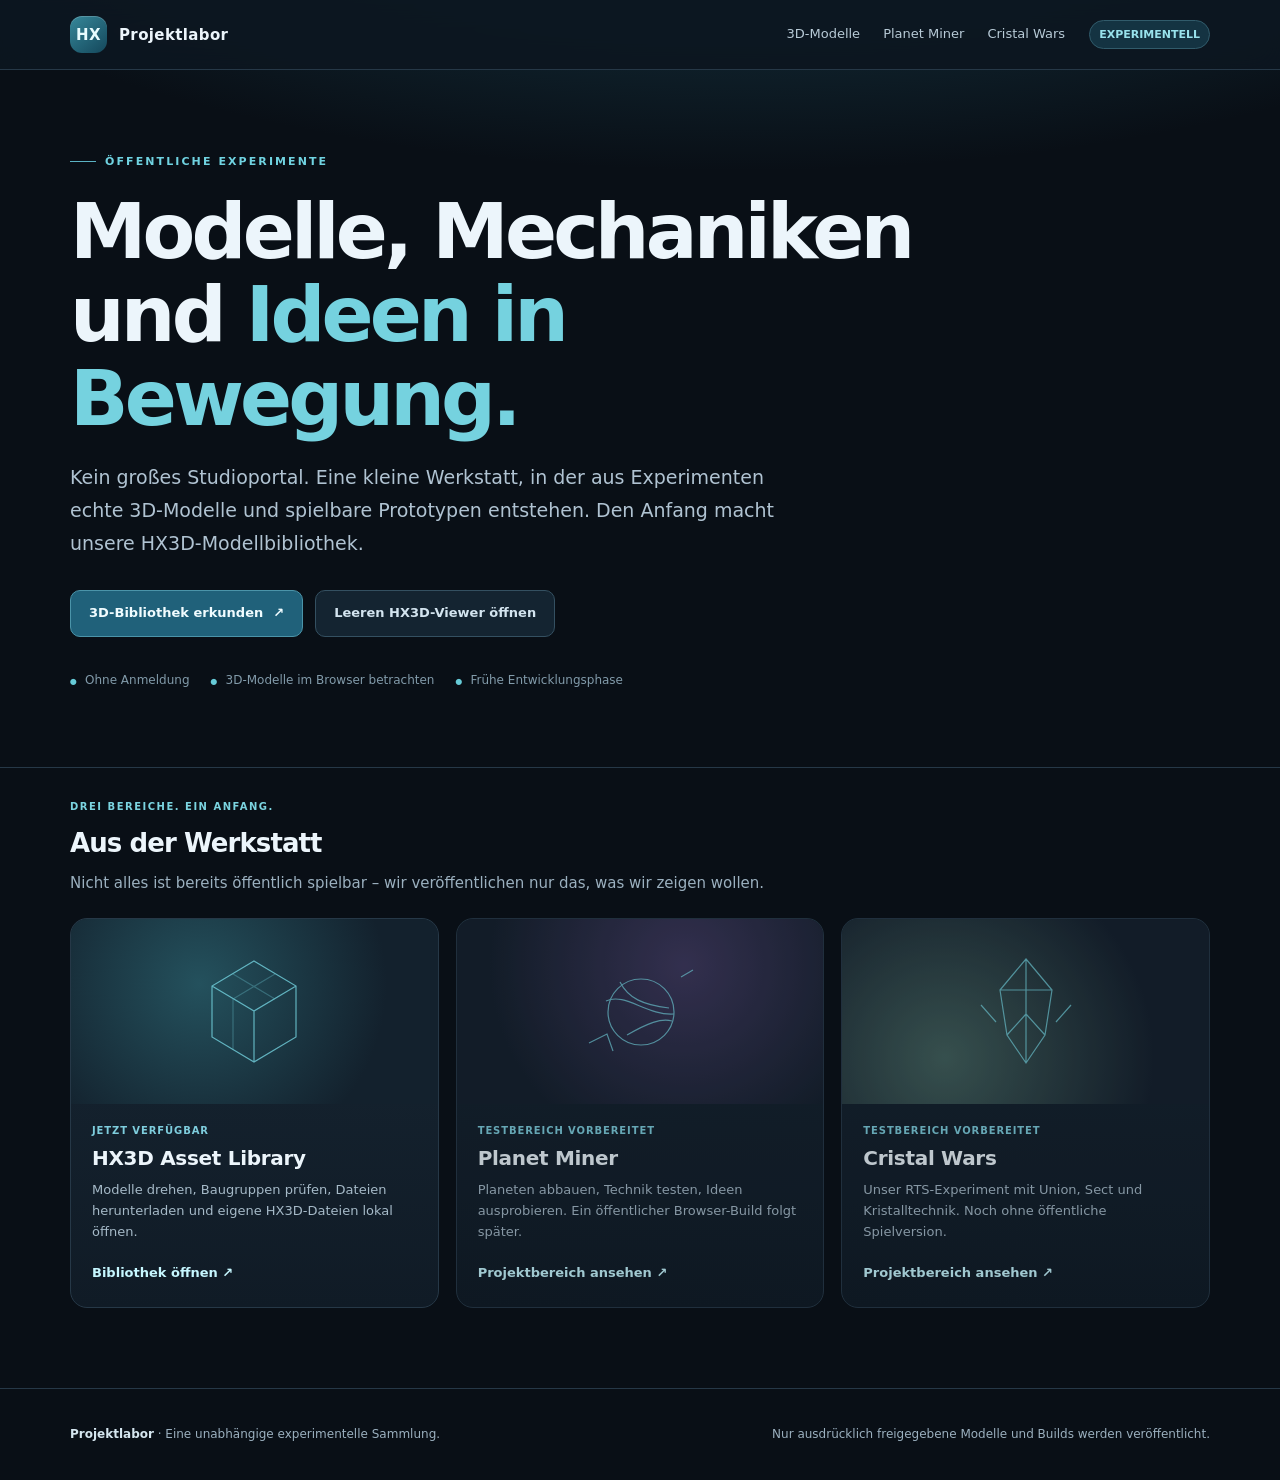
<file: site/index.html>
<!doctype html>
<html lang="de"><head><meta charset="utf-8"><meta name="viewport" content="width=device-width,initial-scale=1"><meta name="theme-color" content="#0d1720"><title>Projektlabor · 3D & Spiele-Experimente</title><meta name="description" content="Kleine öffentliche Werkstatt für HX3D-Modelle und zukünftige Spieltests."><link rel="stylesheet" href="assets/style.css"></head><body>
<header class="top"><div class="container"><a class="wordmark" href="index.html"><span class="glyph">HX</span> Projektlabor</a><nav aria-label="Hauptnavigation"><a href="hx3d/index.html">3D-Modelle</a><a href="planet-miner/index.html">Planet Miner</a><a href="cristal-wars/index.html">Cristal Wars</a></nav><span class="badge">EXPERIMENTELL</span></div></header>
<main>
<section class="hero"><div class="container"><div class="kicker">Öffentliche Experimente</div><h1>Modelle, Mechaniken<br>und <em>Ideen in Bewegung.</em></h1><p class="subtitle">Kein großes Studioportal. Eine kleine Werkstatt, in der aus Experimenten echte 3D-Modelle und spielbare Prototypen entstehen. Den Anfang macht unsere HX3D-Modellbibliothek.</p><div class="actions"><a class="button" href="hx3d/index.html">3D-Bibliothek erkunden <span aria-hidden="true">↗</span></a><a class="button ghost" href="hx3d/viewer.html">Leeren HX3D-Viewer öffnen</a></div><div class="hero-note"><span>Ohne Anmeldung</span><span>3D-Modelle im Browser betrachten</span><span>Frühe Entwicklungsphase</span></div></div></section>
<div class="divider"></div>
<section class="section"><div class="container"><div class="section-head"><div><div class="eyebrow">Drei Bereiche. Ein Anfang.</div><h2 class="section-title">Aus der Werkstatt</h2><p class="section-desc">Nicht alles ist bereits öffentlich spielbar – wir veröffentlichen nur das, was wir zeigen wollen.</p></div></div>
<div class="grid">
<a class="project" href="hx3d/index.html"><div class="art"><svg viewBox="0 0 120 120" aria-hidden="true"><path d="m60 9 42 25v51l-42 25-42-25V34zM18 34l42 25 42-25M60 59v51"/><path d="m39 22 42 25M39 98V47l42-25" opacity=".38"/></svg></div><div class="copy"><div class="tag">Jetzt verfügbar</div><h3>HX3D Asset Library</h3><p>Modelle drehen, Baugruppen prüfen, Dateien herunterladen und eigene HX3D-Dateien lokal öffnen.</p><span class="linkline">Bibliothek öffnen ↗</span></div></a>
<a class="project disabled" href="planet-miner/index.html"><div class="art"><svg viewBox="0 0 120 120" aria-hidden="true"><circle cx="61" cy="60" r="33"/><path d="M26 49c19-9 41 15 68 13M40 30c8 16 23 23 49 26M47 83c21-12 34-17 45-14M9 91l18-9 6 17M101 25l12-7"/></svg></div><div class="copy"><div class="tag">Testbereich vorbereitet</div><h3>Planet Miner</h3><p>Planeten abbauen, Technik testen, Ideen ausprobieren. Ein öffentlicher Browser-Build folgt später.</p><span class="linkline">Projektbereich ansehen ↗</span></div></a>
<a class="project disabled" href="cristal-wars/index.html"><div class="art"><svg viewBox="0 0 120 120" aria-hidden="true"><path d="m60 7 26 31-7 45-19 28-19-28-7-45zM34 38h52M60 7v104M41 83l19-21 19 21M15 53l15 17M105 53 90 70"/></svg></div><div class="copy"><div class="tag">Testbereich vorbereitet</div><h3>Cristal Wars</h3><p>Unser RTS-Experiment mit Union, Sect und Kristalltechnik. Noch ohne öffentliche Spielversion.</p><span class="linkline">Projektbereich ansehen ↗</span></div></a>
</div></div></section>
</main><footer class="rail"><div class="container footer-line"><span><strong>Projektlabor</strong> · Eine unabhängige experimentelle Sammlung.</span><span>Nur ausdrücklich freigegebene Modelle und Builds werden veröffentlicht.</span></div></footer>
</body></html>
</file>
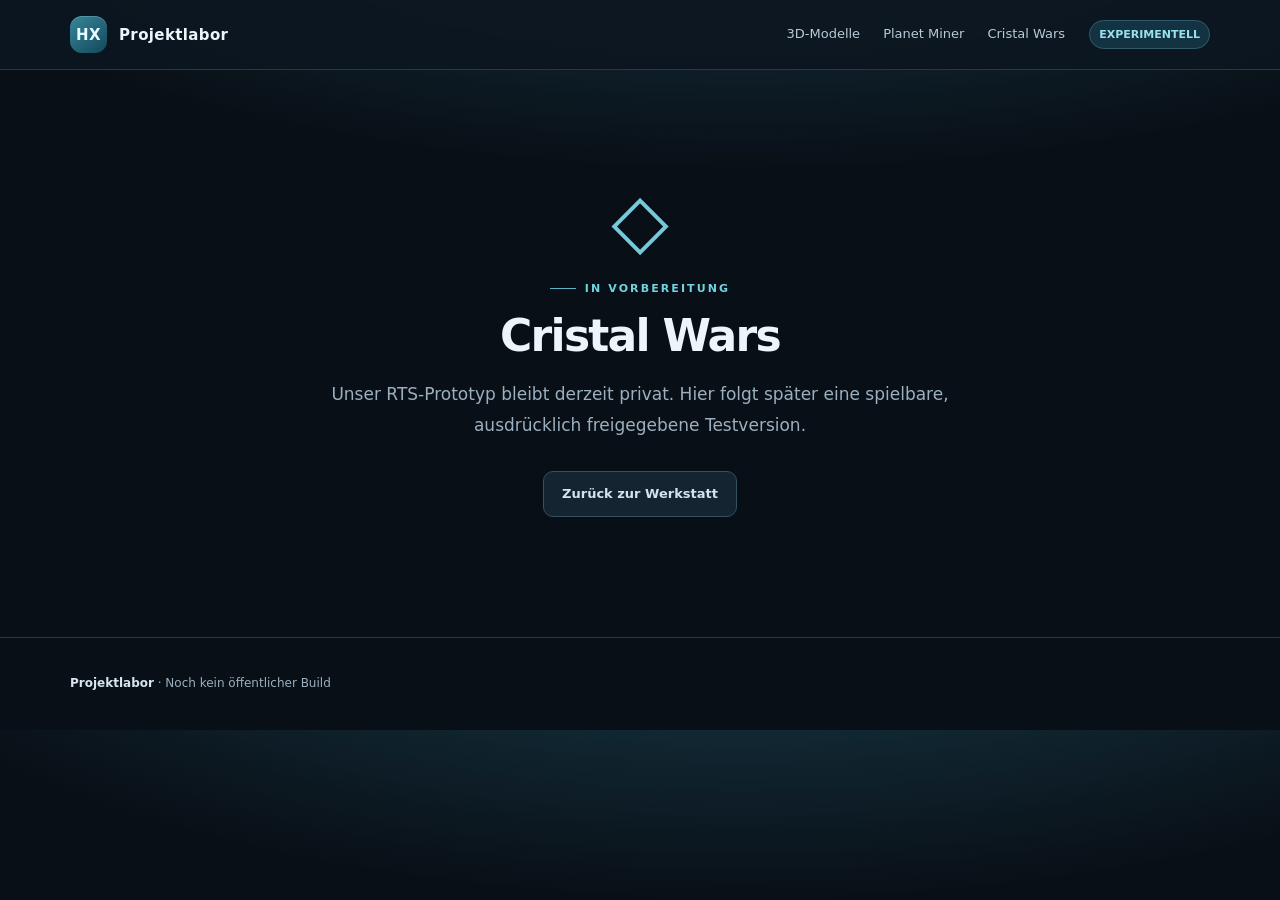
<file: site/cristal-wars/index.html>
<!doctype html><html lang="de"><head><meta charset="utf-8"><meta name="viewport" content="width=device-width,initial-scale=1"><title>Cristal Wars · Projektlabor</title><link rel="stylesheet" href="../assets/style.css"></head><body><header class="top"><div class="container"><a class="wordmark" href="../index.html"><span class="glyph">HX</span> Projektlabor</a><nav><a href="../hx3d/index.html">3D-Modelle</a><a href="../planet-miner/index.html">Planet Miner</a><a href="../cristal-wars/index.html">Cristal Wars</a></nav><span class="badge">EXPERIMENTELL</span></div></header><main><div class="container"><section class="minipage"><div class="icon">◇</div><div class="kicker" style="justify-content:center">In Vorbereitung</div><h1>Cristal Wars</h1><p>Unser RTS-Prototyp bleibt derzeit privat. Hier folgt später eine spielbare, ausdrücklich freigegebene Testversion.</p><div class="actions" style="justify-content:center"><a class="button ghost" href="../index.html">Zurück zur Werkstatt</a></div></section></div></main><footer class="rail"><div class="container footer-line"><span><strong>Projektlabor</strong> · Noch kein öffentlicher Build</span></div></footer></body></html>
</file>
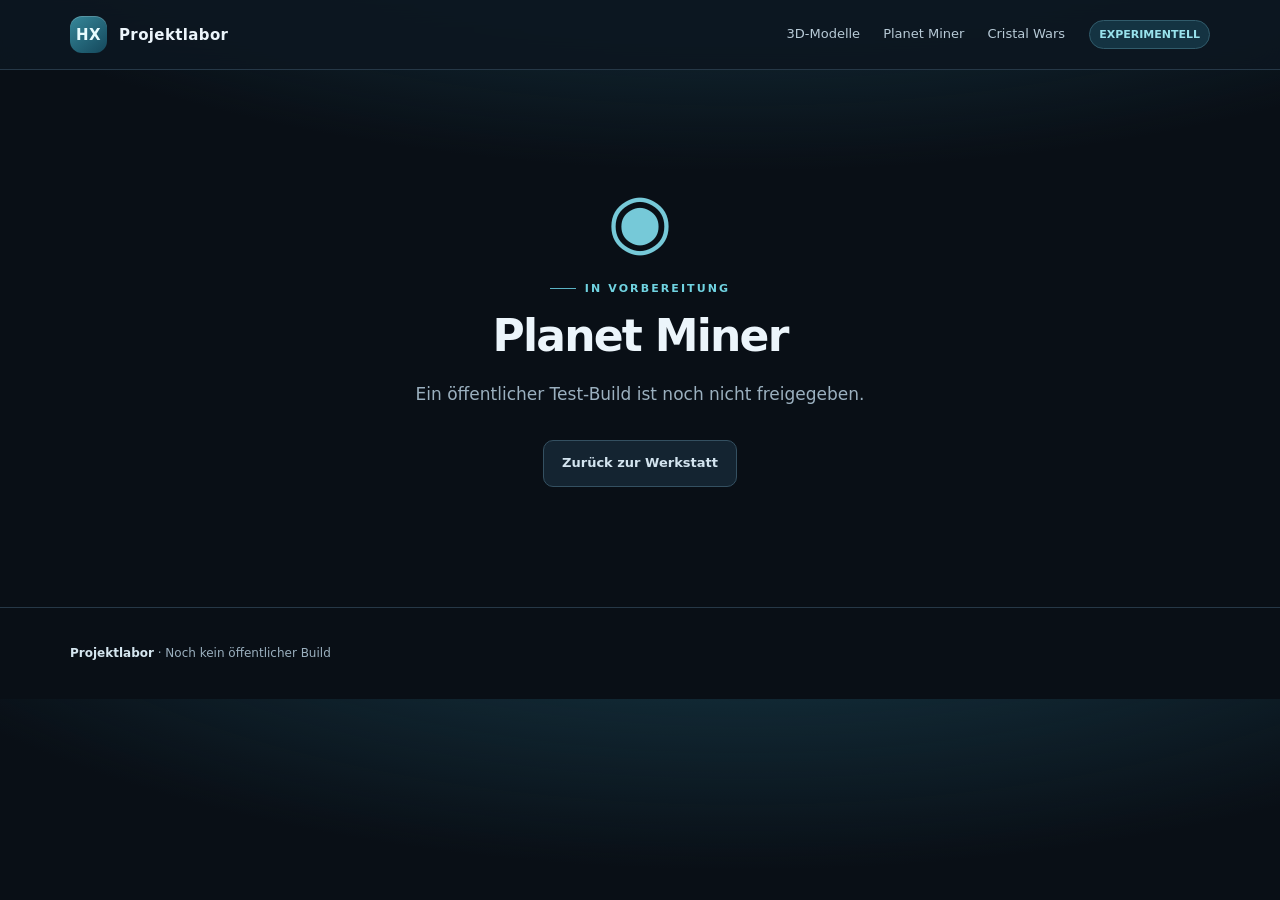
<file: site/planet-miner/index.html>
<!doctype html><html lang="de"><head><meta charset="utf-8"><meta name="viewport" content="width=device-width,initial-scale=1"><title>Planet Miner · Projektlabor</title><link rel="stylesheet" href="../assets/style.css"></head><body><header class="top"><div class="container"><a class="wordmark" href="../index.html"><span class="glyph">HX</span> Projektlabor</a><nav><a href="../hx3d/index.html">3D-Modelle</a><a href="../planet-miner/index.html">Planet Miner</a><a href="../cristal-wars/index.html">Cristal Wars</a></nav><span class="badge">EXPERIMENTELL</span></div></header><main><div class="container"><section class="minipage"><div class="icon">◉</div><div class="kicker" style="justify-content:center">In Vorbereitung</div><h1>Planet Miner</h1><p>Ein öffentlicher Test-Build ist noch nicht freigegeben.</p><div class="actions" style="justify-content:center"><a class="button ghost" href="../index.html">Zurück zur Werkstatt</a></div></section></div></main><footer class="rail"><div class="container footer-line"><span><strong>Projektlabor</strong> · Noch kein öffentlicher Build</span></div></footer></body></html>
</file>
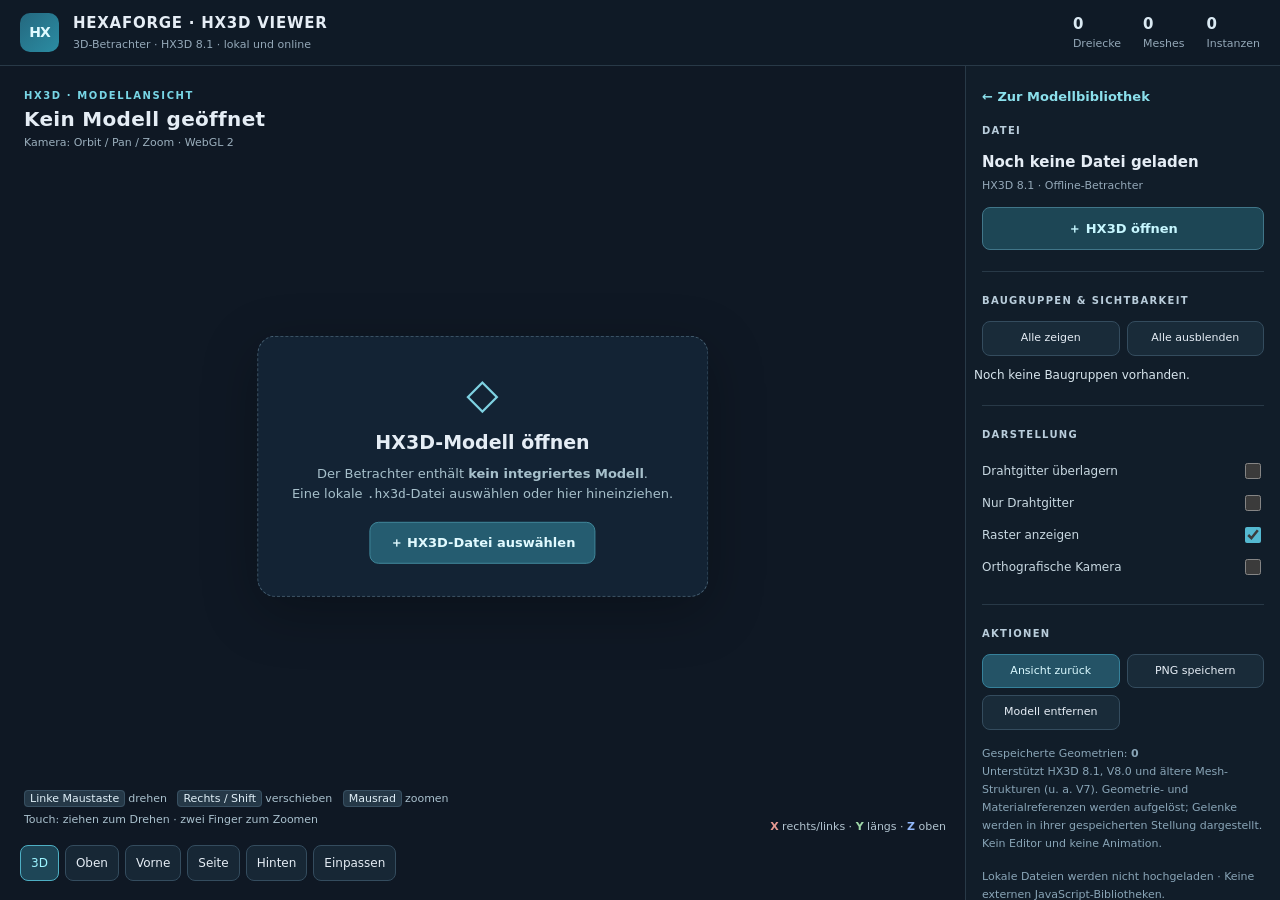
<file: site/hx3d/viewer.html>
<!DOCTYPE html>
<html lang="de">
<head>
<meta charset="utf-8">
<meta name="viewport" content="width=device-width,initial-scale=1,viewport-fit=cover">
<meta name="color-scheme" content="dark">
<title>HX3D 8.1 · 3D-Betrachter · Projektlabor</title>
<style>
:root{--bg:#0b121b;--panel:#111d29;--panel-dark:#101a24;--line:#283947;--muted:#94a8b8;--text:#e5edf5;--accent:#58c5db;--highlight:#214354}
*{box-sizing:border-box}[hidden]{display:none!important}html,body{height:100%;margin:0;background:var(--bg);color:var(--text);font:13px/1.5 system-ui,-apple-system,Segoe UI,Roboto,sans-serif}
button,input{font:inherit}button{cursor:pointer;color:var(--text);border:1px solid #344c5e;border-radius:8px;background:#192b39;padding:8px 11px}button:hover:not(:disabled){background:#294257;border-color:#5085a0}button:disabled{opacity:.45;cursor:default}
.app{display:grid;grid-template-rows:66px minmax(0,1fr);grid-template-columns:minmax(0,1fr) 315px;height:100dvh;min-height:430px}
header{grid-column:1/-1;display:flex;align-items:center;gap:14px;padding:10px 20px;background:#0f1a26;border-bottom:1px solid var(--line);min-width:0}
.logo{height:39px;width:39px;border-radius:10px;background:linear-gradient(135deg,#24687f,#2b8da3);color:#dffaff;display:grid;place-items:center;font-weight:850;font-size:14px;letter-spacing:-.07em;flex:none}
.brand{min-width:0}.brand strong{font-size:15px;font-weight:750;letter-spacing:.05em;display:block}.brand span{font-size:11px;color:var(--muted)}
.headstats{display:flex;gap:22px;margin-left:auto}.stat{font-size:11px;color:var(--muted);white-space:nowrap}.stat strong{font-size:15px;color:#dbeaf3;display:block;font-variant-numeric:tabular-nums;font-weight:720}
.viewport{position:relative;overflow:hidden;min-height:0;background:#0f1926}
#canvas{height:100%;width:100%;display:block;touch-action:none;cursor:grab}#canvas.dragging{cursor:grabbing}
.float{position:absolute;pointer-events:none}.viewport-title{top:22px;left:24px;max-width:calc(100% - 48px)}.eyebrow{font-size:10px;color:#78d6e6;font-weight:800;letter-spacing:.16em}h1{font-size:20px;line-height:1.25;letter-spacing:.015em;margin:4px 0 3px;overflow-wrap:anywhere}.vsub{color:#9bafbd;font-size:11px}
.viewbar{left:20px;bottom:19px;right:20px;display:flex;gap:6px;flex-wrap:wrap;pointer-events:auto}.viewbar button{background:#192938e8;padding:8px 10px;font-size:12px;backdrop-filter:blur(8px)}.viewbar button.active{background:#1e4657;color:#9df4ff;border-color:#4eafc4}
.hint{bottom:70px;left:24px;font-size:11px;color:#a9c0cd;line-height:1.85}.kbd{background:#253847;border:1px solid #385062;padding:1px 5px;border-radius:4px;color:#e0eff7;margin-right:3px}
.axis{right:19px;bottom:65px;text-align:right;font-size:11px;color:#b2c4d0}.axis .x{color:#e69992}.axis .y{color:#9ed6a7}.axis .z{color:#91b7f9}
#empty{position:absolute;left:50%;top:48%;transform:translate(-50%,-50%);border:1px dashed #476073;border-radius:18px;padding:32px 34px;background:#142536ed;min-width:min(420px,calc(100% - 36px));max-width:520px;text-align:center;box-shadow:0 15px 55px #0004}
.emptyicon{font-size:42px;color:#7fd2e2;line-height:1.2}#empty h2{font-size:19px;margin:8px 0}#empty p{color:#a7c0cb;margin:0 0 19px}#empty label{display:inline-block;cursor:pointer;background:#255c70;border:1px solid #40889b;border-radius:9px;padding:10px 19px;font-weight:700;color:#e1faff}
#empty label:hover{background:#2e788a}
#drop{position:absolute;inset:12px;border:2px dashed #67c8dd;border-radius:16px;background:#0b213af0;z-index:30;display:grid;place-items:center;text-align:center;pointer-events:none;color:#c6f4ff;font-size:18px;font-weight:700}
#toast{position:absolute;top:16px;right:16px;max-width:390px;background:#173e4c;border:1px solid #3d7986;border-radius:9px;padding:10px 14px;color:#d7faff;box-shadow:0 9px 30px #0007;z-index:40;overflow-wrap:anywhere}
#toast.error{background:#462925;border-color:#a66b54;color:#ffe1d4}
.side{background:var(--panel);border-left:1px solid var(--line);overflow-y:auto;padding:21px 16px 26px;min-height:0}
.section{font-size:10px;font-weight:800;letter-spacing:.13em;color:#b9cddb;margin:0 0 13px}.separator{border:0;border-top:1px solid var(--line);margin:21px 0}
#fileName{font-weight:700;font-size:15px;overflow-wrap:anywhere}#source{font-size:11px;color:var(--muted);margin:5px 0 12px;overflow-wrap:anywhere}
.filebtn{display:flex;width:100%;align-items:center;justify-content:center;background:#1d4655;color:#c7f7ff;border:1px solid #417689;border-radius:8px;cursor:pointer;padding:11px 12px;font-weight:700}.filebtn:hover{background:#26586a}#file{display:none}
.actions{display:grid;grid-template-columns:1fr 1fr;gap:7px}.actions button{font-size:11px;padding:8px 7px}.actions .primary{background:#245366;border-color:#36819a;color:#daf9ff}
#tree{margin:10px -8px 0;max-height:340px;overflow:auto;font-size:12px;color:#d7e5ed}#tree:empty{font-size:11px;color:var(--muted)}
.tree-row{display:flex;align-items:center;gap:5px;min-height:29px;padding-right:7px;border-bottom:1px solid #1b2b37;white-space:nowrap}.tree-row:hover{background:#203440}.tree-row.muted{color:#7a92a4}.tree-row input{margin:0 3px 0 0;accent-color:#54c4dc;flex:none}.caret{font-size:13px;width:20px;height:23px;padding:0;border:0;background:transparent;color:#a2becb;border-radius:3px;flex:none}.caret:hover:not(:disabled){background:#324d5c}.tree-name{overflow:hidden;text-overflow:ellipsis;min-width:0;flex:1}.tree-tag{color:#668597;font-size:9px;letter-spacing:.03em;flex:none}
.option{display:flex;align-items:center;justify-content:space-between;min-height:32px;color:#c8d8e1;font-size:12px;cursor:pointer}.option input{width:16px;height:16px;accent-color:#54b9d1}
.info{font-size:11px;color:#89a5b7;line-height:1.65;margin:15px 0 0}.soft{color:var(--muted)}
@media(max-width:820px){
 .app{grid-template-columns:minmax(0,1fr);grid-template-rows:58px minmax(290px,1fr) minmax(165px,auto)}header{padding:8px 12px}.headstats{gap:12px}.stat{font-size:9px}.stat strong{font-size:12px}.brand strong{font-size:13px}.brand span{font-size:10px}
 .side{border-left:0;border-top:1px solid var(--line);max-height:36dvh;padding:12px 14px}.separator{margin:12px 0}.section{margin-bottom:7px}
 .side #tree{max-height:130px}.viewport-title{top:12px;left:13px}.viewport-title h1{font-size:16px}.viewbar{left:9px;bottom:10px;right:9px;gap:4px}.viewbar button{font-size:11px;padding:7px 8px}.axis{right:11px;bottom:52px;font-size:10px}.hint{display:none}#empty{padding:21px 18px}#empty h2{font-size:16px}
}
</style>
</head>
<body>
<div class="app">
<header>
  <div class="logo" aria-hidden="true">HX</div><div class="brand"><strong>HEXAFORGE · HX3D VIEWER</strong><span>3D-Betrachter · HX3D 8.1 · lokal und online</span></div>
  <div class="headstats">
    <div class="stat"><strong id="triangles">0</strong>Dreiecke</div>
    <div class="stat"><strong id="meshes">0</strong>Meshes</div>
    <div class="stat"><strong id="instances">0</strong>Instanzen</div>
  </div>
</header>
<main id="viewport" class="viewport">
  <canvas id="canvas" aria-label="Interaktiver HX3D 3D-Betrachter"></canvas>
  <div class="float viewport-title"><div class="eyebrow">HX3D · MODELLANSICHT</div><h1 id="modelTitle">Kein Modell geöffnet</h1><div class="vsub">Kamera: Orbit / Pan / Zoom · <span id="renderer">–</span></div></div>
  <div class="float hint"><span class="kbd">Linke Maustaste</span>drehen &nbsp; <span class="kbd">Rechts / Shift</span>verschieben &nbsp; <span class="kbd">Mausrad</span>zoomen<br>Touch: ziehen zum Drehen · zwei Finger zum Zoomen</div>
  <div class="float axis"><b class="x">X</b> rechts/links · <b class="y">Y</b> längs · <b class="z">Z</b> oben</div>
  <div class="float viewbar"><button data-view="iso" class="active">3D</button><button data-view="top">Oben</button><button data-view="front">Vorne</button><button data-view="side">Seite</button><button data-view="rear">Hinten</button><button id="fit">Einpassen</button></div>
  <div id="empty"><div class="emptyicon" aria-hidden="true">◇</div><h2>HX3D-Modell öffnen</h2><p>Der Betrachter enthält <b>kein integriertes Modell</b>.<br>Eine lokale <code>.hx3d</code>-Datei auswählen oder hier hineinziehen.</p><label for="file">＋ HX3D-Datei auswählen</label></div>
  <div id="drop" hidden>HX3D-Datei hier ablegen</div>
  <div id="toast" hidden role="status" aria-live="polite"></div>
</main>
<aside class="side">
  <a href="index.html" style="display:inline-block;color:#8be0ec;margin-bottom:16px;font-weight:700;text-decoration:none">← Zur Modellbibliothek</a>
  <div class="section">DATEI</div>
  <div id="fileName">Noch keine Datei geladen</div><div id="source">HX3D 8.1 · Offline-Betrachter</div>
  <label class="filebtn" for="file">＋ HX3D öffnen</label><input type="file" id="file" accept=".hx3d,.json,application/json">
  <div class="separator"></div>
  <div class="section">BAUGRUPPEN &amp; SICHTBARKEIT</div>
  <div class="actions"><button id="allvisible">Alle zeigen</button><button id="allhidden">Alle ausblenden</button></div>
  <div id="tree" aria-label="Objekthierarchie">Noch keine Baugruppen vorhanden.</div>
  <div class="separator"></div>
  <div class="section">DARSTELLUNG</div>
  <label class="option">Drahtgitter überlagern <input type="checkbox" id="wire"></label>
  <label class="option">Nur Drahtgitter <input type="checkbox" id="onlywire"></label>
  <label class="option">Raster anzeigen <input type="checkbox" id="grid" checked></label>
  <label class="option">Orthografische Kamera <input type="checkbox" id="ortho"></label>
  <div class="separator"></div>
  <div class="section">AKTIONEN</div>
  <div class="actions"><button id="reset" class="primary">Ansicht zurück</button><button id="screenshot">PNG speichern</button><button id="remove">Modell entfernen</button><span></span></div>
  <p class="info">Gespeicherte Geometrien: <strong id="resources">0</strong><br>Unterstützt HX3D 8.1, V8.0 und ältere Mesh-Strukturen (u. a. V7). Geometrie- und Materialreferenzen werden aufgelöst; Gelenke werden in ihrer gespeicherten Stellung dargestellt. Kein Editor und keine Animation.</p>
  <p class="info">Lokale Dateien werden nicht hochgeladen · Keine externen JavaScript-Bibliotheken.</p>
</aside>
</div>
<script>
'use strict';
(() => {
  const $ = id => document.getElementById(id);
  const canvas = $('canvas'), viewport = $('viewport'), toast = $('toast');
  const gl = canvas.getContext('webgl2', {antialias:true, alpha:false, preserveDrawingBuffer:true}) ||
             canvas.getContext('webgl', {antialias:true, alpha:false, preserveDrawingBuffer:true});
  const ctx = gl ? null : canvas.getContext('2d');
  const mode = gl ? (typeof WebGL2RenderingContext!=='undefined' && gl instanceof WebGL2RenderingContext ? 'WebGL 2' : 'WebGL 1') : 'Canvas 2D';
  $('renderer').textContent = mode;
  const rad = Math.PI/180, I = () => new Float64Array([1,0,0,0, 0,1,0,0, 0,0,1,0, 0,0,0,1]);
  const add=(a,b)=>[a[0]+b[0],a[1]+b[1],a[2]+b[2]];
  const sub=(a,b)=>[a[0]-b[0],a[1]-b[1],a[2]-b[2]];
  const dot=(a,b)=>a[0]*b[0]+a[1]*b[1]+a[2]*b[2];
  const cross=(a,b)=>[a[1]*b[2]-a[2]*b[1],a[2]*b[0]-a[0]*b[2],a[0]*b[1]-a[1]*b[0]];
  const len=v=>Math.hypot(v[0],v[1],v[2]);
  const norm=v=>{const l=len(v)||1;return v.map(x=>x/l);};
  const clamp=(x,a,b)=>Math.max(a,Math.min(b,x));
  function mul(a,b){const o=new Float64Array(16);for(let c=0;c<4;c++)for(let r=0;r<4;r++)for(let k=0;k<4;k++)o[c*4+r]+=a[k*4+r]*b[c*4+k];return o;}
  function trans(p){const m=I();m[12]=p[0];m[13]=p[1];m[14]=p[2];return m;}
  function scale(p){const m=I();m[0]=p[0];m[5]=p[1];m[10]=p[2];return m;}
  function rx(t){const m=I(),c=Math.cos(t),s=Math.sin(t);m[5]=c;m[6]=s;m[9]=-s;m[10]=c;return m;}
  function ry(t){const m=I(),c=Math.cos(t),s=Math.sin(t);m[0]=c;m[2]=-s;m[8]=s;m[10]=c;return m;}
  function rz(t){const m=I(),c=Math.cos(t),s=Math.sin(t);m[0]=c;m[1]=s;m[4]=-s;m[5]=c;return m;}
  function localMat(t={}){
    const p=t.position??[0,0,0],r=t.rotation_deg??[0,0,0],s=t.scale??[1,1,1];
    for(const [v,n] of [[p,'Position'],[r,'Rotation'],[s,'Skalierung']])if(!Array.isArray(v)||v.length!==3||!v.every(Number.isFinite))throw Error('Ungültige '+n+' in Objekttransform.');
    return mul(mul(mul(mul(trans(p),rz(r[2]*rad)),ry(r[1]*rad)),rx(r[0]*rad)),scale(s));
  }
  function jointMat(j){
    if(!j || !j.enabled)return I();
    const axis={X:0,Y:1,Z:2}[String(j.axis).toUpperCase()]??2;
    if(j.type==='linear'){
      const v=[0,0,0];v[axis]=(j.current_position??0)-(j.rest_position??0);return trans(v);
    }
    const a=((j.current_angle_deg??0)-(j.rest_angle_deg??0))*rad;
    return [rx,ry,rz][axis](a);
  }
  function tp(m,p){return [m[0]*p[0]+m[4]*p[1]+m[8]*p[2]+m[12],m[1]*p[0]+m[5]*p[1]+m[9]*p[2]+m[13],m[2]*p[0]+m[6]*p[1]+m[10]*p[2]+m[14]];}
  function normalMatrix(m){
    const a=m[0],b=m[4],c=m[8],d=m[1],e=m[5],f=m[9],g=m[2],h=m[6],i=m[10];
    const det=a*(e*i-f*h)-b*(d*i-f*g)+c*(d*h-e*g);
    if(Math.abs(det)<1e-13)return new Float32Array([1,0,0,0,1,0,0,0,1]);
    const k=1/det;
    return new Float32Array([(e*i-f*h)*k,(c*h-b*i)*k,(b*f-c*e)*k, (f*g-d*i)*k,(a*i-c*g)*k,(c*d-a*f)*k, (d*h-e*g)*k,(b*g-a*h)*k,(a*e-b*d)*k]);
  }
  function perspective(fov,aspect,near,far){const f=1/Math.tan(fov/2),o=new Float32Array(16);o[0]=f/aspect;o[5]=f;o[10]=(far+near)/(near-far);o[11]=-1;o[14]=2*far*near/(near-far);return o;}
  function ortho(l,r,b,t,n,f){const o=new Float32Array(I());o[0]=2/(r-l);o[5]=2/(t-b);o[10]=-2/(f-n);o[12]=-(r+l)/(r-l);o[13]=-(t+b)/(t-b);o[14]=-(f+n)/(f-n);return o;}
  function lookAt(eye,target){
    const f=norm(sub(target,eye)),upHint=Math.abs(f[2])>.995?[0,1,0]:[0,0,1];
    const right=norm(cross(f,upHint)),up=norm(cross(right,f));
    const v=new Float32Array([right[0],up[0],-f[0],0, right[1],up[1],-f[1],0, right[2],up[2],-f[2],0, -dot(right,eye),-dot(up,eye),dot(f,eye),1]);
    return {view:v,right,up,forward:f};
  }
  let scene=null, geometries=new Map(), programs=null, gridBuffer=null, gridCount=0;
  let state={wire:false,onlywire:false,grid:true,ortho:false};
  let camera={yaw:-.54,pitch:.46,dist:8,target:[0,0,0]};
  let requested=false, noticeTimer=null;
  function renderSoon(){if(requested)return;requested=true;requestAnimationFrame(()=>{requested=false;render();});}
  function notify(msg,error=false){
    clearTimeout(noticeTimer);toast.textContent=msg;toast.classList.toggle('error',error);toast.hidden=false;
    noticeTimer=setTimeout(()=>toast.hidden=true,error?10000:6000);
  }
  function lookup(list,label){
    if(!Array.isArray(list))throw Error(label+' muss ein Array sein.');
    const m=new Map();for(const x of list){if(!x || typeof x.id!=='string'||!x.id.trim()||m.has(x.id))throw Error('Ungültige oder doppelte ID in '+label+': '+String(x?.id));m.set(x.id,x);}return m;
  }
  function readScene(data,fileName){
    if(!data || data.format!=='HexaForge3D'||!Array.isArray(data.objects))throw Error('Keine gültige HexaForge-HX3D-Datei.');
    if(!Number.isInteger(data.format_version)||data.format_version<1||data.format_version>8||(data.format_version===8 && Number.isInteger(data.format_revision) && data.format_revision>1))throw Error('HX3D-Version nicht unterstützt (bis V8.1).');
    const meshLib=lookup(data.mesh_library??[],'mesh_library');
    const matLib=lookup(data.materials??[],'materials');
    const objMap=lookup(data.objects,'objects');
    const matrices=new Map(),visiting=new Set();
    function world(obj){
      if(matrices.has(obj.id))return matrices.get(obj.id);
      if(visiting.has(obj.id))throw Error('Zyklische Objekt-Hierarchie bei '+obj.id);
      visiting.add(obj.id);
      let p=I();if(obj.parent_id!==null && obj.parent_id!==undefined){const parent=objMap.get(obj.parent_id);if(!parent)throw Error('Fehlendes Elternobjekt: '+obj.parent_id);p=world(parent);}
      const w=mul(p,mul(localMat(obj.transform),jointMat(obj.joint)));
      if(!w.every(Number.isFinite))throw Error('Ungültiger Objekttransform bei '+obj.id);
      matrices.set(obj.id,w);visiting.delete(obj.id);return w;
    }
    for(const obj of data.objects)world(obj);
    const roots=[],nodes=new Map();
    for(const obj of data.objects)nodes.set(obj.id,{obj,id:obj.id,name:String(obj.name||obj.id),visible:obj.visible!==false,children:[],parent:null,isMesh:false});
    for(const node of nodes.values()){
      if(node.obj.parent_id===null||node.obj.parent_id===undefined)roots.push(node);
      else{node.parent=nodes.get(node.obj.parent_id);node.parent.children.push(node);}
    }
    const drawables=[],mins=[Infinity,Infinity,Infinity],maxs=[-Infinity,-Infinity,-Infinity];
    const usedMeshes=new Set(),usedMaterials=new Set();let tris=0,warnings=0;
    for(const node of nodes.values()){
      const obj=node.obj,source=obj.source;
      if(!source)continue;
      let mesh;
      if(source.type==='instance'){
        if(typeof source.mesh_ref!=='string'||!meshLib.has(source.mesh_ref)||source.mesh!==undefined)throw Error('Ungültige mesh_ref in '+node.name);
        mesh=meshLib.get(source.mesh_ref).mesh;
      }else if(source.type==='mesh'){
        if(!source.mesh||source.mesh_ref!==undefined)throw Error('Ungültiges Inline-Mesh in '+node.name);
        mesh=source.mesh;
      }else{warnings++;continue;}
      if(!mesh||!Array.isArray(mesh.positions)||!Array.isArray(mesh.indices))throw Error('Mesh-Daten fehlen bei '+node.name);
      const positions=mesh.positions,ix=mesh.indices;
      if(positions.length%3!==0||ix.length%3!==0||positions.length===0||!positions.every(Number.isFinite))throw Error('Ungültige Positions-/Dreiecksdaten bei '+node.name);
      if(!ix.every(v=>Number.isInteger(v)&&v>=0&&v<positions.length/3))throw Error('Ungültige Vertex-Indizes bei '+node.name);
      if(obj.material!==undefined&&obj.material_ref!==undefined)throw Error('Inline-Material und material_ref gleichzeitig bei '+node.name);
      if(obj.material_ref!==undefined&&!matLib.has(obj.material_ref))throw Error('Unbekannte material_ref: '+obj.material_ref);
      const material=obj.material_ref!==undefined?matLib.get(obj.material_ref):obj.material??{};
      const color=Array.isArray(material.base_color)&&material.base_color.length>=3?material.base_color.slice(0,3).map(v=>Number.isFinite(v)?clamp(v,0,1):.7):[.63,.71,.77];
      const opacity=Number.isFinite(material.opacity)?clamp(material.opacity,0,1):1;
      const worldMat=matrices.get(obj.id);
      let center=[0,0,0];
      for(let p=0;p<positions.length;p+=3){
        const q=tp(worldMat,[positions[p],positions[p+1],positions[p+2]]);
        for(let k=0;k<3;k++){mins[k]=Math.min(mins[k],q[k]);maxs[k]=Math.max(maxs[k],q[k]);center[k]+=q[k];}
      }
      center=center.map(v=>v/(positions.length/3));
      if(!ix.length)continue;
      usedMeshes.add(mesh);if(obj.material_ref)usedMaterials.add(obj.material_ref);
      node.isMesh=true;node.triCount=ix.length/3;tris+=node.triCount;
      drawables.push({node,mesh,world:worldMat,center,color,alpha:opacity,doubleSided:material.double_sided!==false,glow:false});
    }
    if(!drawables.length)throw Error('Keine darstellbaren Dreiecksnetze in der Datei.');
    const top=roots.find(n=>n.obj.type==='group')||roots[0];
    const title=top?.name||fileName.replace(/\.hx3d$/i,'');
    const rev=data.format_revision??0;
    const version=data.format_version===8 ? (rev===1?'8.1':'8.0') : String(data.format_version);
    return {fileName,roots,nodes,drawables,triCount:tris,meshCount:drawables.length,resourceCount:usedMeshes.size,materialCount:matLib.size,instanceCount:drawables.filter(d=>d.node.obj.source.type==='instance').length,groupCount:[...nodes.values()].filter(n=>n.obj.type==='group').length,bounds:{min:mins,max:maxs},title,version,warnings};
  }
  function isShown(node){for(let n=node;n;n=n.parent)if(!n.visible)return false;return true;}
  function buildTree(){
    const holder=$('tree');holder.replaceChildren();
    if(!scene){holder.textContent='Noch keine Baugruppen vorhanden.';return;}
    const nodes=scene.nodes;
    function subTree(node,depth){
      const item=document.createElement('div');item.className='tree-item';
      const row=document.createElement('div');row.className='tree-row';row.style.paddingLeft=(8+depth*12)+'px';
      const caret=document.createElement('button');caret.className='caret';caret.type='button';caret.textContent=node.children.length?'▾':'·';caret.disabled=!node.children.length;caret.setAttribute('aria-label','Zweig auf-/zuklappen');
      const check=document.createElement('input');check.type='checkbox';check.checked=node.visible;check.setAttribute('aria-label','Sichtbarkeit '+node.name);
      const label=document.createElement('span');label.className='tree-name';label.textContent=node.name.replace(/^(GRP_|MSH_)/,'').replace(/_/g,' ');
      const badge=document.createElement('span');badge.className='tree-tag';badge.textContent=node.obj.type==='group'?'GRP':node.isMesh?'MESH':'';
      row.append(caret,check,label,badge);item.append(row);
      let children=null;
      if(node.children.length){children=document.createElement('div');children.className='tree-children';for(const ch of node.children)children.append(subTree(ch,depth+1));item.append(children);
        caret.addEventListener('click',()=>{children.hidden=!children.hidden;caret.textContent=children.hidden?'▸':'▾';});
      }
      check.addEventListener('change',()=>{node.visible=check.checked;row.classList.toggle('muted',!check.checked);renderSoon();});
      row.classList.toggle('muted',!node.visible);return item;
    }
    for(const root of scene.roots)holder.append(subTree(root,0));
  }
  function fit(){
    if(!scene)return;
    const {min,max}=scene.bounds,diag=len(sub(max,min))||1;
    camera.target=min.map((v,i)=>(v+max[i])/2);
    const aspect=Math.max(.5,viewport.clientWidth/Math.max(1,viewport.clientHeight));
    camera.dist=Math.max(.25,diag*.96/Math.sin(25*rad)/Math.min(1,aspect));
    renderSoon();
  }
  function clear(){
    if(gl){for(const g of geometries.values()){gl.deleteBuffer(g.solid);gl.deleteBuffer(g.lines);}geometries.clear();if(gridBuffer){gl.deleteBuffer(gridBuffer);gridBuffer=null;}}
    scene=null;$('empty').hidden=false;$('modelTitle').textContent='Kein Modell geöffnet';$('fileName').textContent='Noch keine Datei geladen';$('source').textContent='HX3D 8.1 · Offline-Betrachter';
    for(const id of ['triangles','meshes','instances','resources'])$(id).textContent='0';
    $('tree').textContent='Noch keine Baugruppen vorhanden.';renderSoon();
  }
  function sceneLoaded(newScene){
    if(gl){for(const g of geometries.values()){gl.deleteBuffer(g.solid);gl.deleteBuffer(g.lines);}geometries.clear();if(gridBuffer){gl.deleteBuffer(gridBuffer);gridBuffer=null;}}
    scene=newScene;
    $('empty').hidden=true;$('modelTitle').textContent=scene.title;
    $('fileName').textContent=scene.fileName;
    $('source').textContent=`HX3D ${scene.version} · ${scene.groupCount} Gruppen · ${scene.materialCount} Materialien`;
    $('triangles').textContent=scene.triCount.toLocaleString('de-DE');
    $('meshes').textContent=scene.meshCount.toLocaleString('de-DE');
    $('instances').textContent=scene.instanceCount.toLocaleString('de-DE');
    $('resources').textContent=scene.resourceCount.toLocaleString('de-DE');
    buildTree();fit();
    if(scene.warnings)notify(`${scene.warnings} nicht unterstützte Objekttypen ohne Mesh ausgelassen.`,false);
  }
  async function loadFile(file){
    if(!file)return;
    try{
      const raw=await file.text(),data=JSON.parse(raw);
      const candidate=readScene(data,file.name);
      sceneLoaded(candidate);
    }catch(e){notify('Datei konnte nicht geladen werden: '+e.message,true);console.warn('HX3D Viewer:',e);}
  }
  async function loadCatalogModel() {
    const param = new URLSearchParams(window.location.search).get('model');
    if (!param) return;
    if (location.protocol !== 'http:' && location.protocol !== 'https:') {
      notify('Online-Modelllinks benötigen GitHub Pages oder einen lokalen Webserver.', true);
      return;
    }
    try {
      const url = new URL(param, location.href);
      const allowed = new URL('./models/', location.href);
      if (url.origin !== location.origin || !url.pathname.startsWith(allowed.pathname) ||
          !url.pathname.toLowerCase().endsWith('.hx3d') || url.search || url.hash) {
        throw Error('Nur HX3D-Dateien aus der öffentlichen Modellbibliothek sind als Direktlink erlaubt.');
      }
      const response = await fetch(url.href, {credentials: 'omit', redirect: 'error'});
      if (!response.ok) throw Error('HTTP ' + response.status);
      const bytes = Number(response.headers.get('content-length'));
      if (bytes && bytes > 32 * 1024 * 1024) throw Error('Datei zu groß.');
      const raw = await response.text();
      if (raw.length > 32 * 1024 * 1024) throw Error('Datei zu groß.');
      const data = JSON.parse(raw);
      sceneLoaded(readScene(data, decodeURIComponent(url.pathname.split('/').pop())));
    } catch (e) {
      notify('Verlinktes Modell konnte nicht geladen werden: ' + e.message, true);
      console.warn('HX3D Viewer:', e);
    }
  }
  function compile(type,code){const shader=gl.createShader(type);gl.shaderSource(shader,code);gl.compileShader(shader);if(!gl.getShaderParameter(shader,gl.COMPILE_STATUS)){const msg=gl.getShaderInfoLog(shader);gl.deleteShader(shader);throw Error('Shader-Fehler: '+msg);}return shader;}
  function makeProgram(vs,fs){
    const p=gl.createProgram(),v=compile(gl.VERTEX_SHADER,vs),f=compile(gl.FRAGMENT_SHADER,fs);gl.attachShader(p,v);gl.attachShader(p,f);gl.linkProgram(p);gl.deleteShader(v);gl.deleteShader(f);
    if(!gl.getProgramParameter(p,gl.LINK_STATUS))throw Error('Shader-Link: '+gl.getProgramInfoLog(p));return p;
  }
  function initGL(){
    const vs=`attribute vec3 aPos;attribute vec3 aNormal;uniform mat4 uMVP;uniform mat3 uNormal;varying vec3 vNormal;void main(){vNormal=normalize(uNormal*aNormal);gl_Position=uMVP*vec4(aPos,1.0);}`;
    const fs=`precision mediump float;varying vec3 vNormal;uniform vec4 uColor;void main(){vec3 n=normalize(vNormal);vec3 l=normalize(vec3(0.50,-0.60,0.75));float shade=0.38+0.50*abs(dot(n,l))+0.12*abs(dot(n,normalize(vec3(-0.7,0.3,0.6))));gl_FragColor=vec4(clamp(uColor.rgb*shade,0.0,1.0),uColor.a);}`;
    const lvs=`attribute vec3 aPos;uniform mat4 uMVP;void main(){gl_Position=uMVP*vec4(aPos,1.0);}`;
    const lfs=`precision mediump float;uniform vec4 uColor;void main(){gl_FragColor=uColor;}`;
    const p=makeProgram(vs,fs),l=makeProgram(lvs,lfs);
    programs={
      solid:{p,pos:gl.getAttribLocation(p,'aPos'),normal:gl.getAttribLocation(p,'aNormal'),mvp:gl.getUniformLocation(p,'uMVP'),nmat:gl.getUniformLocation(p,'uNormal'),color:gl.getUniformLocation(p,'uColor')},
      line:{p:l,pos:gl.getAttribLocation(l,'aPos'),mvp:gl.getUniformLocation(l,'uMVP'),color:gl.getUniformLocation(l,'uColor')}
    };
    gl.enable(gl.DEPTH_TEST);gl.depthFunc(gl.LEQUAL);
    gl.enable(gl.BLEND);gl.blendFunc(gl.SRC_ALPHA,gl.ONE_MINUS_SRC_ALPHA);
  }
  function getGeometry(mesh){
    if(geometries.has(mesh))return geometries.get(mesh);
    const pos=mesh.positions,ix=mesh.indices,normals=mesh.normals??[];
    const validNorm=Array.isArray(normals)&&normals.length===pos.length;
    const vertex=new Float32Array(ix.length*6),edge=new Float32Array(ix.length*6);
    let ve=0,ee=0;
    for(let i=0;i<ix.length;i+=3){
      const ps=[0,1,2].map(j=>pos.slice(ix[i+j]*3,ix[i+j]*3+3));
      const facen=norm(cross(sub(ps[1],ps[0]),sub(ps[2],ps[0])));
      for(let j=0;j<3;j++){
        const idx=ix[i+j]*3,n=validNorm?norm(normals.slice(idx,idx+3)):facen;
        vertex.set(ps[j],ve);ve+=3;vertex.set(len(n)>1e-5?n:facen,ve);ve+=3;
      }
      for(const [a,b] of [[0,1],[1,2],[2,0]]){edge.set(ps[a],ee);ee+=3;edge.set(ps[b],ee);ee+=3;}
    }
    const solid=gl.createBuffer();gl.bindBuffer(gl.ARRAY_BUFFER,solid);gl.bufferData(gl.ARRAY_BUFFER,vertex,gl.STATIC_DRAW);
    const lines=gl.createBuffer();gl.bindBuffer(gl.ARRAY_BUFFER,lines);gl.bufferData(gl.ARRAY_BUFFER,edge,gl.STATIC_DRAW);
    const entry={solid,lines,triangleVertices:ix.length,lineVertices:ix.length*2};geometries.set(mesh,entry);return entry;
  }
  function makeGrid(){
    if(gridBuffer){gl.deleteBuffer(gridBuffer);gridBuffer=null;}if(!scene)return;
    const {min,max}=scene.bounds,span=Math.max(1,len(sub(max,min))*.7),step=Math.pow(10,Math.floor(Math.log10(span/9))),floor=Math.min(0,min[2]-.03*span);
    const center=scene.bounds.min.map((x,i)=>(x+max[i])/2),cx=Math.round(center[0]/step)*step,cy=Math.round(center[1]/step)*step;
    const v=[];for(let n=-12;n<=12;n++){
      v.push(cx+n*step,cy-12*step,floor,cx+n*step,cy+12*step,floor);
      v.push(cx-12*step,cy+n*step,floor,cx+12*step,cy+n*step,floor);
    }
    gridCount=v.length/3;gridBuffer=gl.createBuffer();gl.bindBuffer(gl.ARRAY_BUFFER,gridBuffer);gl.bufferData(gl.ARRAY_BUFFER,new Float32Array(v),gl.STATIC_DRAW);
  }
  function getEye(){const cp=Math.cos(camera.pitch),sp=Math.sin(camera.pitch);return add(camera.target,[camera.dist*cp*Math.sin(camera.yaw),-camera.dist*cp*Math.cos(camera.yaw),camera.dist*sp]);}
  function renderGL(width,height){
    gl.viewport(0,0,canvas.width,canvas.height);gl.clearColor(.058,.093,.14,1);gl.clear(gl.COLOR_BUFFER_BIT|gl.DEPTH_BUFFER_BIT);
    if(!scene)return;
    const eye=getEye(),c=lookAt(eye,camera.target),aspect=Math.max(.01,width/height),span=len(sub(scene.bounds.max,scene.bounds.min))||1;
    const far=camera.dist+span*10+1,near=Math.max(.00001,Math.min(camera.dist*.005,far*.001));
    const halfH=Math.max(.01,camera.dist*.46);
    const proj=state.ortho?ortho(-halfH*aspect,halfH*aspect,-halfH,halfH,-far,far):perspective(50*rad,aspect,near,far);
    const viewProj=mul(proj,c.view);
    if(state.grid){if(!gridBuffer)makeGrid();gl.useProgram(programs.line.p);gl.disable(gl.CULL_FACE);gl.uniformMatrix4fv(programs.line.mvp,false,new Float32Array(viewProj));gl.uniform4f(programs.line.color,.26,.42,.50,.24);gl.bindBuffer(gl.ARRAY_BUFFER,gridBuffer);gl.enableVertexAttribArray(programs.line.pos);gl.vertexAttribPointer(programs.line.pos,3,gl.FLOAT,false,0,0);gl.drawArrays(gl.LINES,0,gridCount);}
    const opaque=[],transparent=[];
    for(const item of scene.drawables)if(isShown(item.node)){
      if(item.alpha>=.999)opaque.push(item);else transparent.push(item);
    }
    transparent.sort((a,b)=>dot(sub(b.center,eye),c.forward)-dot(sub(a.center,eye),c.forward));
    const drawSolid=item=>{
      const g=getGeometry(item.mesh),p=programs.solid;
      gl.useProgram(p.p);gl.bindBuffer(gl.ARRAY_BUFFER,g.solid);
      gl.enableVertexAttribArray(p.pos);gl.vertexAttribPointer(p.pos,3,gl.FLOAT,false,24,0);
      gl.enableVertexAttribArray(p.normal);gl.vertexAttribPointer(p.normal,3,gl.FLOAT,false,24,12);
      gl.uniformMatrix4fv(p.mvp,false,new Float32Array(mul(viewProj,item.world)));
      gl.uniformMatrix3fv(p.nmat,false,normalMatrix(item.world));
      gl.uniform4f(p.color,item.color[0],item.color[1],item.color[2],item.alpha);
      if(item.doubleSided){gl.disable(gl.CULL_FACE);}else{gl.enable(gl.CULL_FACE);gl.frontFace(item.world[0]*(item.world[5]*item.world[10]-item.world[6]*item.world[9])-item.world[4]*(item.world[1]*item.world[10]-item.world[2]*item.world[9])+item.world[8]*(item.world[1]*item.world[6]-item.world[2]*item.world[5])<0?gl.CW:gl.CCW);}
      gl.drawArrays(gl.TRIANGLES,0,g.triangleVertices);
    };
    if(!state.onlywire){gl.depthMask(true);for(const item of opaque)drawSolid(item);gl.depthMask(false);for(const item of transparent)drawSolid(item);gl.depthMask(true);}
    gl.disable(gl.CULL_FACE);
    if(state.wire||state.onlywire){
      const p=programs.line;gl.useProgram(p.p);
      gl.uniform4f(p.color,state.onlywire?.41:.07,state.onlywire?.83:.12,state.onlywire?.91:.18,state.onlywire?.95:.60);
      for(const item of [...opaque,...transparent]){
        const g=getGeometry(item.mesh);gl.uniformMatrix4fv(p.mvp,false,new Float32Array(mul(viewProj,item.world)));
        gl.bindBuffer(gl.ARRAY_BUFFER,g.lines);gl.enableVertexAttribArray(p.pos);gl.vertexAttribPointer(p.pos,3,gl.FLOAT,false,0,0);
        gl.drawArrays(gl.LINES,0,g.lineVertices);
      }
    }
    gl.disable(gl.CULL_FACE);
  }
  function render2D(w,h){
    ctx.clearRect(0,0,w,h);ctx.fillStyle='#0f1926';ctx.fillRect(0,0,w,h);if(!scene)return;
    const eye=getEye(),c=lookAt(eye,camera.target),focal=h/(2*Math.tan(25*rad)),orthoScale=h/(camera.dist*.92);
    function project(p){const q=sub(p,eye),x=dot(q,c.right),y=dot(q,c.up),z=dot(q,c.forward);if(z<.01)return null;const k=state.ortho?orthoScale:focal/z;return [w/2+x*k,h/2-y*k,z];}
    if(state.grid){const {min,max}=scene.bounds,d=Math.max(1,len(sub(max,min))),z=Math.min(0,min[2]-.03*d),step=Math.pow(10,Math.floor(Math.log10(d/9)));
      ctx.strokeStyle='rgba(83,128,146,.25)';ctx.lineWidth=.8;for(let i=-10;i<=10;i++){for(const [a,b] of [[[i*step,-10*step,z],[i*step,10*step,z]],[[-10*step,i*step,z],[10*step,i*step,z]]]){const p=project(a),q=project(b);if(!p||!q)continue;ctx.beginPath();ctx.moveTo(p[0],p[1]);ctx.lineTo(q[0],q[1]);ctx.stroke();}}}
    const tris=[];
    for(const item of scene.drawables)if(isShown(item.node)){
      const m=item.mesh,ix=m.indices,pos=m.positions;
      for(let i=0;i<ix.length;i+=3){const xyz=[0,1,2].map(j=>tp(item.world,pos.slice(ix[i+j]*3,ix[i+j]*3+3))),p=xyz.map(project);if(p.some(x=>!x))continue;
        const n=norm(cross(sub(xyz[1],xyz[0]),sub(xyz[2],xyz[0])));
        if(!item.doubleSided&&dot(n,sub(eye,xyz[0]))<0)continue;
        tris.push({p,depth:(p[0][2]+p[1][2]+p[2][2])/3,item,n});
      }
    }
    tris.sort((a,b)=>b.depth-a.depth);
    for(const tri of tris){const {p,item,n}=tri,shade=.38+.50*Math.abs(dot(n,norm([.5,-.6,.75])))+.12*Math.abs(dot(n,norm([-.7,.3,.6]))),col=item.color.map(v=>Math.round(clamp(v*shade,0,1)*255));
      ctx.beginPath();ctx.moveTo(p[0][0],p[0][1]);ctx.lineTo(p[1][0],p[1][1]);ctx.lineTo(p[2][0],p[2][1]);ctx.closePath();
      if(!state.onlywire){ctx.fillStyle=`rgba(${col.join(',')},${item.alpha})`;ctx.fill();}
      if(state.wire||state.onlywire){ctx.strokeStyle=state.onlywire?'#60cbdf':'rgba(7,19,29,.62)';ctx.lineWidth=.7;ctx.stroke();}
    }
  }
  function render(){
    const w=Math.max(1,viewport.clientWidth),h=Math.max(1,viewport.clientHeight),dpr=Math.min(2,window.devicePixelRatio||1),cw=Math.round(w*dpr),ch=Math.round(h*dpr);
    if(canvas.width!==cw||canvas.height!==ch){canvas.width=cw;canvas.height=ch;}
    if(gl)renderGL(w,h);else if(ctx){ctx.setTransform(dpr,0,0,dpr,0,0);render2D(w,h);}
  }
  function setView(v){
    const preset={iso:[-.54,.46,false],top:[0,Math.PI/2-.00001,true],front:[0,0,true],rear:[Math.PI,0,true],side:[Math.PI/2,0,true]}[v];
    if(!preset)return;[camera.yaw,camera.pitch,state.ortho]=preset;$('ortho').checked=state.ortho;
    for(const button of document.querySelectorAll('[data-view]'))button.classList.toggle('active',button.dataset.view===v);
    renderSoon();
  }
  for(const button of document.querySelectorAll('[data-view]'))button.addEventListener('click',()=>setView(button.dataset.view));
  $('fit').onclick=fit;$('reset').onclick=()=>{fit();setView('iso');};
  $('remove').onclick=clear;
  for(const [id,key] of [['wire','wire'],['onlywire','onlywire'],['grid','grid'],['ortho','ortho']])$(id).addEventListener('change',e=>{state[key]=e.target.checked;renderSoon();});
  $('allvisible').onclick=()=>{if(!scene)return;for(const node of scene.nodes.values())node.visible=true;buildTree();renderSoon();};
  $('allhidden').onclick=()=>{if(!scene)return;for(const node of scene.nodes.values())node.visible=false;buildTree();renderSoon();};
  $('screenshot').onclick=()=>{if(!scene)return;render();try{canvas.toBlob(blob=>{if(!blob)return notify('PNG konnte nicht erzeugt werden.',true);const url=URL.createObjectURL(blob),a=document.createElement('a');a.href=url;a.download=scene.fileName.replace(/\.(hx3d|json)$/i,'')+'_Ansicht.png';a.click();setTimeout(()=>URL.revokeObjectURL(url),2000);},'image/png');}catch(err){notify(err.message,true);}};
  $('file').addEventListener('change',async e=>{const file=e.target.files?.[0];e.target.value='';await loadFile(file);});
  let dragDepth=0;
  document.addEventListener('dragenter',e=>{e.preventDefault();dragDepth++;$('drop').hidden=false;});
  document.addEventListener('dragover',e=>{e.preventDefault();e.dataTransfer.dropEffect='copy';});
  document.addEventListener('dragleave',e=>{e.preventDefault();dragDepth=Math.max(0,dragDepth-1);if(!dragDepth)$('drop').hidden=true;});
  document.addEventListener('drop',async e=>{e.preventDefault();dragDepth=0;$('drop').hidden=true;await loadFile(e.dataTransfer?.files?.[0]);});
  const pointers=new Map();let pinch=null;
  canvas.addEventListener('contextmenu',e=>e.preventDefault());
  canvas.addEventListener('pointerdown',e=>{if(!scene)return;canvas.setPointerCapture(e.pointerId);pointers.set(e.pointerId,{x:e.clientX,y:e.clientY,mode:e.button===2||e.shiftKey?'pan':'orbit'});pinch=null;canvas.classList.add('dragging');});
  const end=e=>{pointers.delete(e.pointerId);if(!pointers.size)canvas.classList.remove('dragging');pinch=null;};
  canvas.addEventListener('pointerup',end);canvas.addEventListener('pointercancel',end);
  canvas.addEventListener('pointermove',e=>{
    if(!pointers.has(e.pointerId))return;
    const prev=pointers.get(e.pointerId),dx=e.clientX-prev.x,dy=e.clientY-prev.y;
    pointers.set(e.pointerId,{...prev,x:e.clientX,y:e.clientY});
    if(pointers.size>1){const p=[...pointers.values()],d=Math.hypot(p[0].x-p[1].x,p[0].y-p[1].y);
      const middle=[(p[0].x+p[1].x)/2,(p[0].y+p[1].y)/2];
      if(pinch && d>0)camera.dist=clamp(camera.dist*pinch.d/d,.02,1e8);
      pinch={d,middle};renderSoon();return;
    }
    if(prev.mode==='pan'){
      const c=lookAt(getEye(),camera.target),step=camera.dist*.92/Math.max(1,viewport.clientHeight);
      camera.target=add(camera.target,add(c.right.map(v=>-dx*step*v),c.up.map(v=>dy*step*v)));
    }else{camera.yaw+=dx*.007;camera.pitch=clamp(camera.pitch+dy*.007,-Math.PI/2+.00001,Math.PI/2-.00001);}
    document.querySelectorAll('[data-view]').forEach(b=>b.classList.remove('active'));renderSoon();
  });
  canvas.addEventListener('wheel',e=>{if(!scene)return;e.preventDefault();camera.dist=clamp(camera.dist*Math.exp(e.deltaY*.001),.02,1e8);renderSoon();},{passive:false});
  if(typeof ResizeObserver!=='undefined')new ResizeObserver(renderSoon).observe(viewport);else window.addEventListener('resize',renderSoon);
  if(gl){try{initGL();}catch(err){notify('WebGL-Initialisierung fehlgeschlagen: '+err.message,true);console.error(err);}}
  else if(!ctx)notify('Dieser Browser unterstützt weder WebGL noch Canvas 2D.',true);
  clear();
  void loadCatalogModel();
})();

</script>
</body>
</html>
</file>
<file: site/assets/style.css>
:root{color-scheme:dark;--bg:#090f16;--panel:#111d28;--panel2:#152431;--line:#263847;--text:#ecf5fb;--muted:#9bb0bf;--accent:#67d0db;--accent2:#b1eafd;--shadow:0 26px 75px #02080e80}
*{box-sizing:border-box}html{scroll-behavior:smooth}body{margin:0;background:radial-gradient(ellipse 90% 460px at 58% -220px,#1b4758 0%,transparent 85%),var(--bg);font:15px/1.6 system-ui,-apple-system,'Segoe UI',Roboto,sans-serif;color:var(--text)}a{color:inherit;text-decoration:none}a:focus-visible,button:focus-visible,input:focus-visible{outline:2px solid var(--accent);outline-offset:3px}button,input{font:inherit}.container{width:min(1140px,calc(100% - 42px));margin:0 auto}.top{border-bottom:1px solid var(--line);background:#0d1720e8;position:sticky;top:0;z-index:5;backdrop-filter:blur(15px)}.top .container{height:69px;display:flex;align-items:center;gap:24px}.wordmark{display:flex;align-items:center;gap:12px;margin-right:auto;font-weight:780;letter-spacing:.025em}.glyph{width:37px;height:37px;border-radius:12px;background:linear-gradient(140deg,#36889a,#14475b);display:grid;place-items:center;color:#e7fcff;font-weight:900;box-shadow:inset 0 1px 0 #ffffff30}.top nav{display:flex;align-items:center;gap:23px}.top nav a{font-size:13px;color:#b8cbd7}.top nav a:hover,.top nav a[aria-current=page]{color:#8fedef}.badge{border:1px solid #315b6b;background:#143342;color:#98e2ec;font-size:11px;font-weight:700;padding:5px 9px;border-radius:30px;white-space:nowrap}
.hero{padding:83px 0 77px;position:relative}.hero.slim{padding:63px 0 53px}.kicker{display:flex;align-items:center;gap:9px;color:#70d3e1;letter-spacing:.19em;text-transform:uppercase;font-size:11px;font-weight:800}.kicker:before{content:'';width:26px;height:1px;background:#5bb3c4}.hero h1{font-size:clamp(42px,6vw,78px);line-height:1.09;letter-spacing:-.05em;max-width:950px;margin:19px 0 20px;font-weight:820}.hero h1 em{color:#75d2df;font-style:normal}.hero .subtitle{font-size:clamp(16px,1.7vw,19px);color:#b0c3d2;max-width:730px;line-height:1.75}.actions{display:flex;gap:12px;flex-wrap:wrap;margin-top:30px}.button{display:inline-flex;align-items:center;justify-content:center;gap:10px;border:1px solid #4b94a9;border-radius:10px;padding:12px 18px;background:#20617a;color:#f0fcff;font-weight:730;font-size:13px;transition:background .12s,transform .12s}.button:hover{background:#2c7c95;transform:translateY(-1px)}.button.ghost{border-color:#345061;background:#142431;color:#d3e4ef}.button.ghost:hover{background:#1e3747}.button.tiny{padding:8px 11px;font-size:12px}.button.plain{background:transparent;border-color:#344b5d}.hero-note{margin-top:34px;font-size:12px;color:#829baa;display:flex;gap:21px;flex-wrap:wrap}.hero-note span:before{content:'●';color:#66cbd7;font-size:8px;margin-right:8px}
.section{padding:31px 0 80px}.section-head{display:flex;gap:18px;align-items:flex-end;justify-content:space-between;margin-bottom:23px}.section-title{font-size:26px;letter-spacing:-.035em;margin:0 0 6px}.section-desc{color:var(--muted);margin:0}.eyebrow{color:#7bd4e0;text-transform:uppercase;letter-spacing:.15em;font-weight:800;font-size:10px;margin-bottom:8px}.grid{display:grid;grid-template-columns:repeat(3,minmax(0,1fr));gap:17px}.project{border:1px solid var(--line);background:linear-gradient(180deg,#172633,#101b26);border-radius:17px;overflow:hidden;min-width:0;transition:border-color .15s,transform .15s}.project:hover{border-color:#477b8c;transform:translateY(-3px)}.project .art{height:185px;overflow:hidden;display:flex;align-items:center;justify-content:center;position:relative;background:radial-gradient(circle at 35% 35%,#24515d,#13212d 70%)}.project .art svg{width:120px;height:120px;opacity:.73;stroke:#7bdfec;stroke-width:1.2;fill:none}.project:nth-child(2) .art{background:radial-gradient(circle at 62% 25%,#3e385d,#15202d 73%)}.project:nth-child(3) .art{background:radial-gradient(circle at 28% 75%,#42605c,#15202d 70%)}.project .copy{padding:19px 21px 23px}.project .copy h3{font-size:20px;margin:3px 0 6px;letter-spacing:-.015em}.project .copy p{min-height:63px;margin:0 0 17px;color:#a6bac8;font-size:13px}.tag{font-size:10px;letter-spacing:.09em;font-weight:780;color:#7ecddd;text-transform:uppercase}.linkline{color:#c6f7ff;font-weight:750;font-size:13px}.project.disabled{opacity:.8}.project.disabled:hover{transform:none}.rail{border-top:1px solid var(--line);padding:36px 0;color:var(--muted)}.footer-line{display:flex;align-items:center;justify-content:space-between;gap:14px;flex-wrap:wrap;font-size:12px}.footer-line strong{color:#d5e6ef}.divider{height:1px;background:var(--line)}
.stats{display:flex;gap:32px;flex-wrap:wrap;margin-top:22px;color:var(--muted);font-size:12px}.stats strong{font-size:19px;color:var(--text);display:block}.filters{display:flex;align-items:center;gap:13px;flex-wrap:wrap;justify-content:space-between;margin:23px 0 21px}.search{width:min(360px,100%);background:#132430;border:1px solid #314857;border-radius:10px;padding:11px 14px;color:var(--text)}.search::placeholder{color:#83a0ae}.tabs{display:flex;gap:7px;flex-wrap:wrap}.tab{color:#adc6d2;border:1px solid #304857;background:#172633;border-radius:9px;padding:9px 12px;font-size:12px;cursor:pointer}.tab.active,.tab:hover{color:#d9fbff;background:#20566a;border-color:#418ca0}.asset-grid{display:grid;grid-template-columns:repeat(3,minmax(0,1fr));gap:16px;margin-bottom:24px}.asset{border:1px solid var(--line);background:#13212d;border-radius:16px;overflow:hidden;display:flex;flex-direction:column}.asset:hover{border-color:#5099a7}.asset .preview{height:205px;background:radial-gradient(circle at 50% 60%,#263b49,#10202b);display:flex;align-items:center;justify-content:center;overflow:hidden}.asset .preview img{width:100%;height:100%;object-fit:contain}.asset .preview .placeholder{color:#73bcd0;font-size:55px}.asset .details{padding:16px 18px;display:flex;flex-direction:column;flex:1}.asset h3{font-size:18px;margin:2px 0 4px;line-height:1.3}.asset p{color:#acc0cd;font-size:12px;line-height:1.65;min-height:40px}.asset .meta{color:#829bac;font-size:11px;margin:auto 0 15px}.asset .tools{display:flex;gap:9px;flex-wrap:wrap}.empty-message{border:1px dashed #406071;padding:26px;border-radius:12px;color:#b5ccd7}.notice{border:1px solid #2b4757;background:#112331;color:#a6becb;border-radius:12px;padding:16px 19px;font-size:13px}.notice strong{color:#e1f4f8}.notice a{text-decoration:underline;color:#a6e9f0}.minipage{max-width:680px;margin:90px auto 120px;text-align:center}.minipage .icon{font-size:75px;color:#76c9d8}.minipage h1{font-size:44px;line-height:1.2;letter-spacing:-.04em;margin:12px 0}.minipage p{color:var(--muted);font-size:17px;line-height:1.8}
@media(max-width:810px){.grid,.asset-grid{grid-template-columns:repeat(2,minmax(0,1fr))}.hero{padding-top:63px}.top nav{gap:13px}.top nav a{font-size:12px}}@media(max-width:580px){.container{width:min(100% - 28px,1140px)}.top .container{height:62px}.top .badge{display:none}.top nav{gap:10px}.top nav a{font-size:11px}.wordmark{gap:8px;font-size:13px}.glyph{width:32px;height:32px}.hero{padding:47px 0 42px}.hero.slim{padding:44px 0 34px}.hero h1{font-size:41px}.grid,.asset-grid{grid-template-columns:1fr}.project .copy p{min-height:0}.section{padding-bottom:48px}.section-head{align-items:flex-start}.search{width:100%}.footer-line{display:block}}

/* Projektlabor 0.2: vom Build generierte HX3D-Modellvorschaubilder */
.asset .preview{position:relative}.asset .preview-label{position:absolute;bottom:12px;right:12px;border:1px solid #406374;background:#0a1723d9;color:#b4d7de;border-radius:7px;padding:3px 8px;font-size:10px;letter-spacing:.025em;pointer-events:none}.asset .meta{line-height:1.7}.asset .preview img{transition:transform .2s ease}.asset:hover .preview img{transform:scale(1.035)}
</file>
